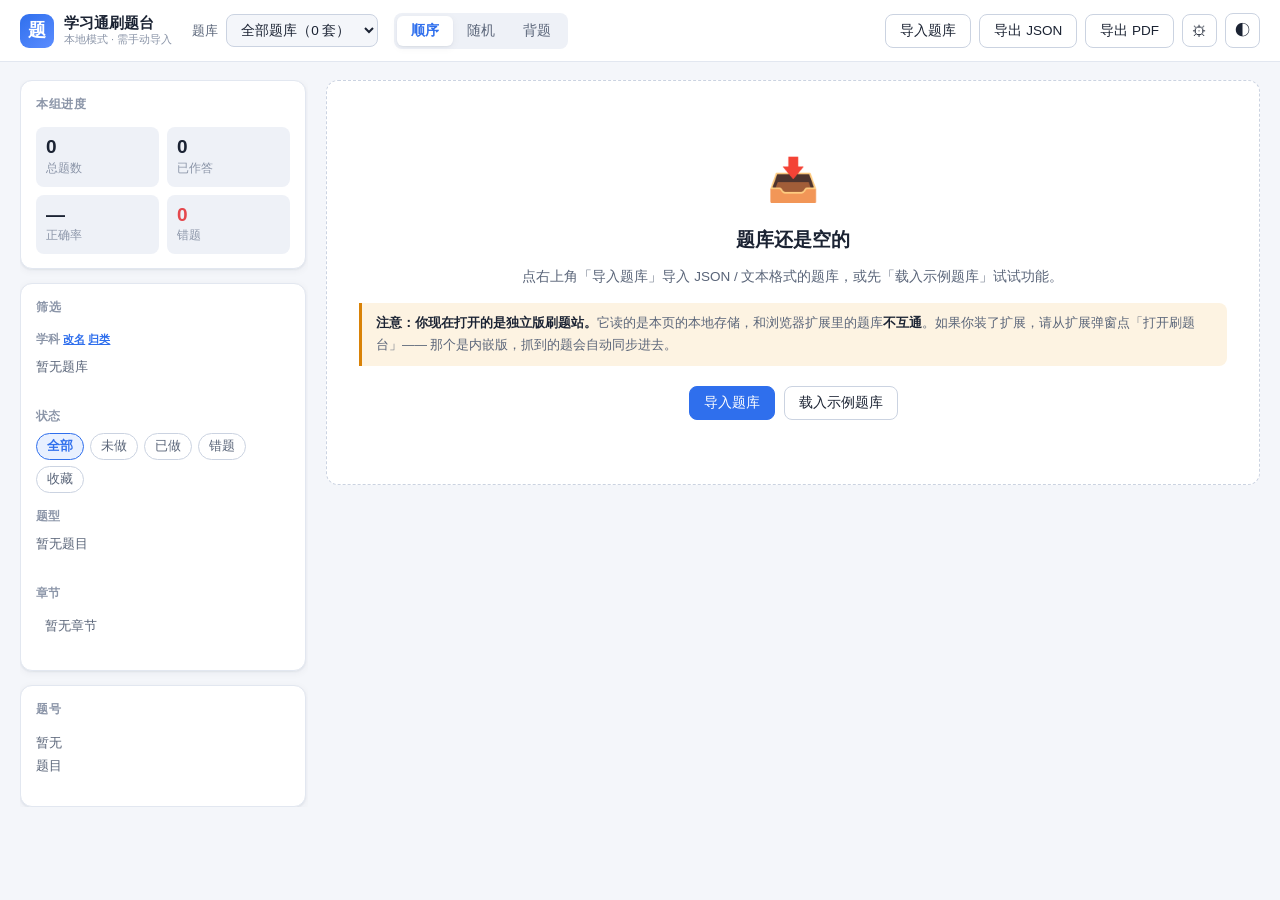
<file: extension/src/practice/index.html>
<!-- ⚠ 这是 tools/sync-practice.mjs 生成的副本，不要直接改这个文件。
     源文件在 site/index.html，改完执行 node tools/sync-practice.mjs 重新同步。 -->
<!DOCTYPE html>
<html lang="zh-CN" data-theme="light">
<head>
<meta charset="UTF-8">
<meta name="viewport" content="width=device-width, initial-scale=1">
<title>学习通刷题台</title>
<link rel="stylesheet" href="styles.css">
<script>
  // 主题要在 CSS 之前定好，否则会闪一下白底
  try {
    var s = JSON.parse(localStorage.getItem('cqb:settings') || '{}');
    if (s.theme) document.documentElement.setAttribute('data-theme', s.theme);
  } catch (e) {}
</script>
<!-- MathJax 在扩展页面里用不了：MV3 默认 CSP 是 script-src 'self'，远程脚本会被拦掉，
           而且上架政策也不允许远程加载代码。所以公式会以原始文本显示（$x^2$ 原样呈现），
           不影响做题。想要渲染公式，得把 MathJax 打包进扩展本地再引用。
           独立站版本（site/index.html）没有这个限制，那边照常渲染。 -->
</head>
<body>

<header class="topbar">
  <div class="brand">
    <span class="brand-mark">题</span>
    <div class="brand-text">
      <strong>学习通刷题台</strong>
      <small id="envBadge">本地模式</small>
    </div>
  </div>

  <div class="topbar-center">
    <label class="field">
      <span>题库</span>
      <select id="bankSelect"></select>
    </label>
    <div class="segmented" id="modeSwitch" role="tablist">
      <button data-mode="sequential" class="active">顺序</button>
      <button data-mode="random">随机</button>
      <button data-mode="recite">背题</button>
    </div>
  </div>

  <div class="topbar-right">
    <button id="btnImport" class="btn">导入题库</button>
    <button id="btnExport" class="btn">导出 JSON</button>
    <button id="btnPdf" class="btn">导出 PDF</button>
    <button id="btnSettings" class="btn btn-icon" title="设置">⚙</button>
    <button id="btnTheme" class="btn btn-icon" title="切换主题">◐</button>
  </div>
</header>

<div class="layout">
  <aside class="sidebar">
    <section class="panel">
      <h3>本组进度</h3>
      <div class="stat-grid">
        <div class="stat"><b id="statTotal">0</b><span>总题数</span></div>
        <div class="stat"><b id="statDone">0</b><span>已作答</span></div>
        <div class="stat"><b id="statAcc" class="c-ok">—</b><span>正确率</span></div>
        <div class="stat"><b id="statWrong" class="c-bad">0</b><span>错题</span></div>
      </div>
    </section>

    <section class="panel">
      <h3>筛选</h3>
      <div class="filter-group">
        <label>
          学科
          <button class="link-btn" id="btnRenameSubject" title="给当前选中的学科改名">改名</button>
          <button class="link-btn" id="btnOrganize" title="逐套题库指定学科 —— 导入的题目在这里归类">归类</button>
        </label>
        <div class="chips" id="subjectFilter"></div>
        <div class="filter-note hidden" id="subjectNote"></div>
      </div>
      <div class="filter-group">
        <label>状态</label>
        <div class="chips" id="statusFilter">
          <button data-status="all" class="chip active">全部</button>
          <button data-status="undone" class="chip">未做</button>
          <button data-status="done" class="chip">已做</button>
          <button data-status="wrong" class="chip">错题</button>
          <button data-status="starred" class="chip">收藏</button>
        </div>
      </div>
      <div class="filter-group">
        <label>题型</label>
        <div class="chips" id="typeFilter"></div>
      </div>
      <div class="filter-group">
        <label>章节</label>
        <ul class="chapter-list" id="chapterList"></ul>
      </div>
    </section>

    <section class="panel">
      <h3>题号</h3>
      <div class="question-grid" id="questionGrid"></div>
    </section>
  </aside>

  <main class="stage">
    <div class="empty" id="emptyState">
      <div class="empty-icon">📥</div>
      <h2>题库还是空的</h2>
      <p>用 Edge 扩展在学习通作业/考试页面点「抓取本题」，题目会自动存到这里；<br>
         或者点右上角「导入题库」手动导入 JSON / 文本格式的题库。</p>
      <div class="empty-actions">
        <button class="btn primary" id="btnImport2">导入题库</button>
        <button class="btn" id="btnSample">载入示例题库</button>
      </div>
    </div>

    <article class="qcard hidden" id="questionCard">
      <header class="qcard-head">
        <div class="qcard-tags">
          <span class="tag tag-type" id="tagType">单选题</span>
          <span class="tag tag-subject" id="tagSubject"></span>
          <span class="tag" id="tagChapter"></span>
          <span class="tag tag-bank" id="tagBank"></span>
          <span class="tag tag-nosanswer hidden" id="tagNoAnswer">答案未公布</span>
        </div>
        <div class="qcard-pos"><b id="posCurrent">1</b> / <span id="posTotal">1</span></div>
      </header>

      <div class="qstem" id="qStem"></div>
      <div class="options" id="qOptions"></div>
      <div class="fill-area hidden" id="qFill"></div>

      <div class="feedback hidden" id="qFeedback"></div>

      <footer class="qcard-foot">
        <div class="foot-left">
          <button class="btn" id="btnStar" title="快捷键 F">☆ 收藏</button>
          <button class="btn" id="btnReveal" title="快捷键 Space">显示答案</button>
          <button class="btn danger" id="btnDeleteQ" title="把这道题从题库里删掉（会二次确认）">删除本题</button>
        </div>
        <div class="foot-right">
          <button class="btn" id="btnPrev" title="快捷键 ←">上一题</button>
          <button class="btn primary" id="btnSubmit" title="快捷键 Enter">提交</button>
          <button class="btn primary" id="btnNext" title="快捷键 →">下一题</button>
        </div>
      </footer>

      <div class="kbd-hint">
        <span><kbd>A</kbd>–<kbd>H</kbd> 选项</span>
        <span><kbd>Enter</kbd> 提交 / 下一题</span>
        <span><kbd>←</kbd><kbd>→</kbd> 翻页</span>
        <span><kbd>F</kbd> 收藏</span>
        <span><kbd>Space</kbd> 显示答案</span>
        <span><kbd>R</kbd> 重做本题</span>
      </div>
    </article>
  </main>
</div>

<!-- ============================ 导入弹窗 ============================ -->
<div class="modal hidden" id="importModal">
  <div class="modal-card">
    <header class="modal-head">
      <h2>导入题库</h2>
      <button class="btn btn-icon" data-close>✕</button>
    </header>
    <div class="modal-body">
      <p class="hint" id="importHint">
        支持三种方式：选择 <code>.json</code> 文件、直接粘贴 JSON、或粘贴纯文本题库。
      </p>

      <div class="drop-zone" id="dropZone">
        <input type="file" id="fileInput" accept=".json,.txt,.md" hidden>
        <p><b>点击选择文件</b> 或把文件拖到这里</p>
        <small>.json / .txt / .md</small>
      </div>

      <label class="field-block">
        <span>或粘贴内容</span>
        <textarea id="pasteArea" rows="8"
          placeholder='{"schema":"chaoxing-quiz/v1","banks":[...]}&#10;或者每行一题：&#10;1、HTTP 默认端口？|A.80|B.443|答案:A'></textarea>
      </label>

      <div class="field-row">
        <label class="field-block">
          <span>这批题属于哪个学科？<small class="hint-inline">留空则按题库自带的课程名识别</small></span>
          <input type="text" id="importSubject" list="subjectOptions" placeholder="例如：高等数学">
        </label>
        <label class="field-block">
          <span>题库名<small class="hint-inline">可选，只在导入单套题库时生效</small></span>
          <input type="text" id="importTitle" placeholder="例如：第 3 章 课后作业">
        </label>
      </div>

      <div class="import-report hidden" id="importReport"></div>
    </div>
    <footer class="modal-foot">
      <button class="btn" id="btnClearBanks">清空全部题库</button>
      <div class="spacer"></div>
      <button class="btn" data-close>取消</button>
      <button class="btn primary" id="btnDoImport">导入</button>
    </footer>
  </div>
</div>

<!-- ============================ 设置弹窗 ============================ -->
<div class="modal hidden" id="settingsModal">
  <div class="modal-card">
    <header class="modal-head">
      <h2>设置</h2>
      <button class="btn btn-icon" data-close>✕</button>
    </header>
    <div class="modal-body">
      <label class="switch-row">
        <input type="checkbox" id="setShowAnswer" checked>
        <div><b>提交后立即显示答案与解析</b><small>关掉后只提示对错，需要手动点「显示答案」</small></div>
      </label>
      <label class="switch-row">
        <input type="checkbox" id="setAutoNext">
        <div><b>答对后自动进入下一题</b><small>答错时不自动跳，方便看解析</small></div>
      </label>
      <label class="switch-row">
        <input type="checkbox" id="setShuffleOptions">
        <div><b>打乱选项顺序</b><small>防止靠位置记答案；答案键会同步重映射</small></div>
      </label>
      <label class="switch-row">
        <input type="checkbox" id="setKeepWrong">
        <div><b>错题答对后仍保留在错题本</b><small>默认答对一次即自动移出错题本</small></div>
      </label>
      <label class="switch-row">
        <input type="checkbox" id="setOnlyAnswer">
        <div><b>跳过答案未公布的题</b><small>老师还没放答案的题目不进入练习序列</small></div>
      </label>

      <hr>
      <div class="danger-row">
        <div><b>清空练习进度</b><small>做题记录、错题本、收藏会全部重置，题库不受影响</small></div>
        <button class="btn danger" id="btnResetProgress">清空进度</button>
      </div>
    </div>
    <footer class="modal-foot">
      <div class="spacer"></div>
      <button class="btn primary" data-close>完成</button>
    </footer>
  </div>
</div>

<!-- ============================ 整理题库（逐套指定学科） ============================ -->
<div class="modal hidden" id="organizeModal">
  <div class="modal-card modal-wide">
    <header class="modal-head">
      <h2>整理题库</h2>
      <button class="btn btn-icon" data-close>✕</button>
    </header>
    <div class="modal-body">
      <p class="hint">
        给每套题库指定学科。留空 = 用题库自带的课程名自动识别。<br>
        导入进来的题目一般没有课程名，会全部落在「未分类」里 —— 在这里把它们分开。
      </p>

      <div class="organize-toolbar">
        <input type="text" id="organizeSearch" placeholder="搜索题库…">
        <label class="field-inline">
          <input type="checkbox" id="organizeCheckAll">
          <span id="organizeCount">全选</span>
        </label>
      </div>

      <div class="organize-toolbar">
        <label class="field-inline">
          <span>把勾选的题库设为</span>
          <select id="organizeBulk"></select>
          <button class="btn mini" id="btnOrganizeBulk">应用</button>
        </label>
        <button class="btn mini danger" id="btnOrganizeDelete">删除勾选的题库</button>
      </div>

      <div class="organize-list" id="organizeList"></div>
    </div>
    <footer class="modal-foot">
      <div class="spacer"></div>
      <button class="btn" data-close>取消</button>
      <button class="btn primary" id="btnOrganizeSave">保存</button>
    </footer>
  </div>
</div>

<!-- ============================ 导出 PDF ============================ -->
<div class="modal hidden" id="pdfModal">
  <div class="modal-card">
    <header class="modal-head">
      <h2>导出 PDF</h2>
      <button class="btn btn-icon" data-close>✕</button>
    </header>
    <div class="modal-body">
      <p class="hint">
        点「生成」后会弹出浏览器打印窗口，<b>目标选「另存为 PDF」</b> 就能保存成文件。<br>
        走浏览器自己的排版引擎 —— 中文和公式都能正常渲染，图片也会带上。
      </p>

      <label class="field-block">
        <span>导出范围</span>
        <select id="pdfScope">
          <option value="current">当前筛选结果</option>
          <option value="all">全部题库（忽略筛选）</option>
        </select>
      </label>

      <label class="switch-row">
        <input type="checkbox" id="pdfAnswer" checked>
        <div><b>包含答案</b><small>关掉就是一份纯试卷，适合自己先做一遍</small></div>
      </label>
      <label class="switch-row">
        <input type="checkbox" id="pdfAnalysis" checked>
        <div><b>包含解析</b><small>题目自带的解析文本</small></div>
      </label>
      <label class="switch-row">
        <input type="checkbox" id="pdfGroup" checked>
        <div><b>按学科 / 题库分节</b><small>关掉就排成连续的一整份</small></div>
      </label>
      <label class="switch-row">
        <input type="checkbox" id="pdfOnlyNoAnswer">
        <div><b>只导出「答案未公布」的题</b><small>把老师还没放答案的那批挑出来单独打印</small></div>
      </label>

      <div class="import-report hidden" id="pdfReport"></div>
    </div>
    <footer class="modal-foot">
      <div class="spacer"></div>
      <button class="btn" data-close>取消</button>
      <button class="btn primary" id="btnDoPdf">生成 PDF</button>
    </footer>
  </div>
</div>

<!-- 打印专用容器：平时隐藏，导出 PDF 时临时填充。
     结构放在页面里而不是新开窗口，免得被弹窗拦截器拦掉。 -->
<div class="cqb-print" id="cqbPrint"></div>

<!-- 已有学科名，给各处输入框做补全 -->
<datalist id="subjectOptions"></datalist>

<div class="toast" id="toast"></div>

<script src="js/core.js"></script>
<script src="js/sample.js"></script>
<script src="js/store.js"></script>
<script src="js/engine.js"></script>
<script src="js/importer.js"></script>
<script src="js/ui.js"></script>
</body>
</html>
</file>
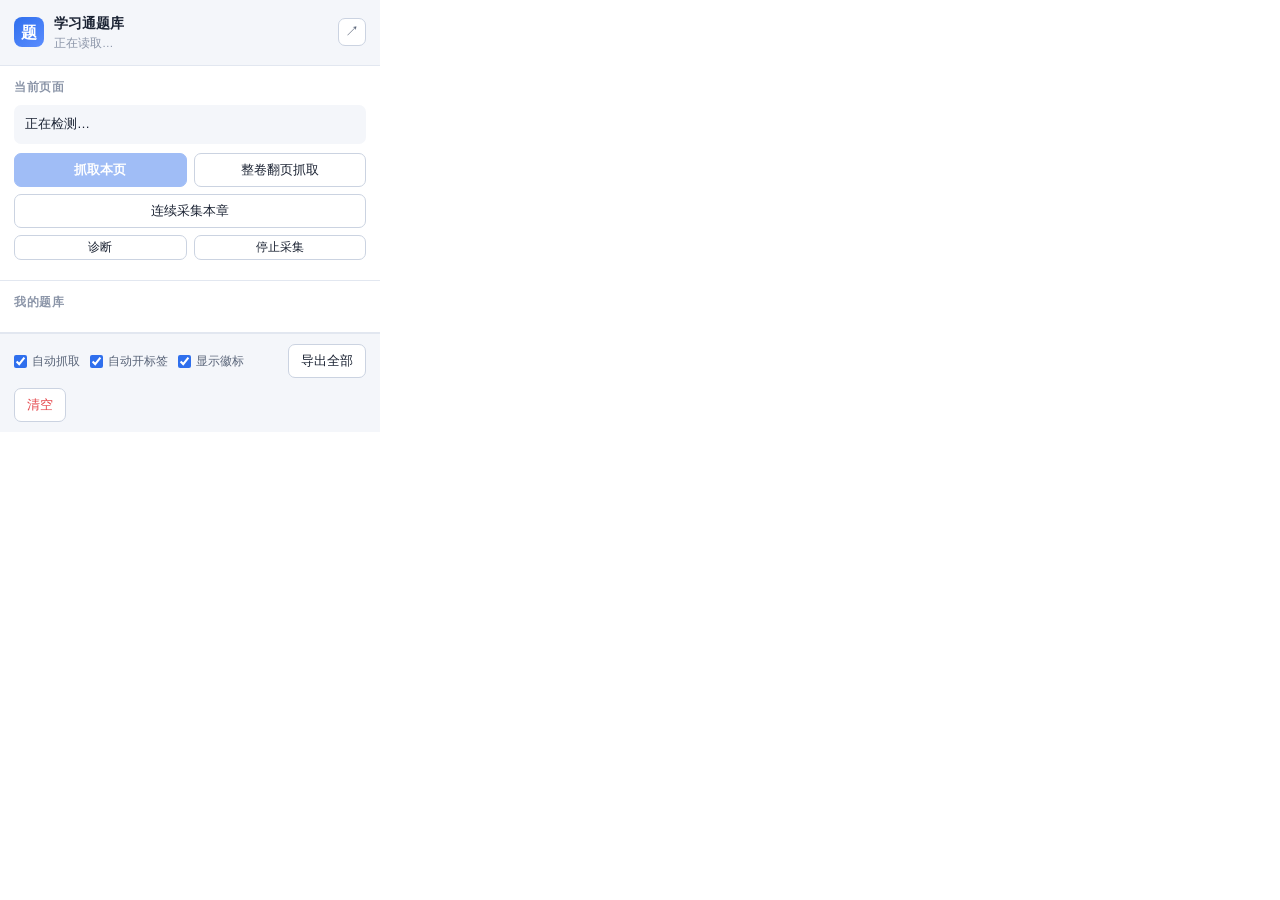
<file: extension/src/popup/popup.html>
<!DOCTYPE html>
<html lang="zh-CN">
<head>
<meta charset="UTF-8">
<title>学习通题库提取器</title>
<link rel="stylesheet" href="popup.css">
</head>
<body>

<header class="head">
  <div class="head-left">
    <span class="mark">题</span>
    <div>
      <strong>学习通题库</strong>
      <small id="summary">正在读取…</small>
    </div>
  </div>
  <button id="btnOpen" class="icon-btn" title="打开刷题台">↗</button>
</header>

<!-- 当前页面状态 -->
<section class="card" id="pageCard">
  <div class="card-title">当前页面</div>
  <div class="page-status" id="pageStatus">正在检测…</div>
  <div class="page-actions">
    <button class="btn primary" id="btnGrab">抓取本页</button>
    <button class="btn" id="btnGrabAll" title="适合一页一题的分页作业；没有分页时自动退化为一次性抓取">整卷翻页抓取</button>
  </div>
  <div class="page-actions" style="margin-top:7px">
    <button class="btn" id="btnChain" title="从当前小节开始，自动逐节抓完本章，随时可停">连续采集本章</button>
  </div>
  <div class="page-actions" style="margin-top:7px">
    <button class="btn mini" id="btnDiag" title="显示每个框架的题目探测结果，用于排查抓不到题的原因">诊断</button>
    <button class="btn mini" id="btnStopChain" title="停止正在进行的连续采集">停止采集</button>
  </div>
  <div class="hint" id="pageHint"></div>
</section>

<!-- 题库列表 -->
<section class="card">
  <div class="card-title">
    <span>我的题库</span>
    <span class="muted" id="bankCount"></span>
  </div>
  <div class="bank-list" id="bankList"></div>
</section>

<!-- 底部操作 -->
<footer class="foot">
  <label class="switch" title="进入作业/章节页时自动抓取题目">
    <input type="checkbox" id="setAuto">
    <span>自动抓取</span>
  </label>
  <label class="switch" title="章节页本身不含题目，开启后会自动切到「章节测验」标签抓完再切回来">
    <input type="checkbox" id="setAutoTab">
    <span>自动开标签</span>
  </label>
  <label class="switch">
    <input type="checkbox" id="setBadge">
    <span>显示徽标</span>
  </label>
  <div class="spacer"></div>
  <button class="btn" id="btnExportAll">导出全部</button>
  <button class="btn danger" id="btnClear" title="清空全部题库">清空</button>
</footer>

<div class="toast" id="toast"></div>

<script src="../shared/schema.js"></script>
<script src="popup.js"></script>
</body>
</html>
</file>
<file: extension/src/practice/styles.css>
/* ============================================================
   学习通刷题台 —— 样式
   亮/暗双主题走 CSS 变量，靠 <html data-theme> 切换。
   ============================================================ */

:root {
  --bg:            #f4f6fa;
  --bg-elev:       #ffffff;
  --bg-sunken:     #eef1f7;
  --border:        #e2e7f0;
  --border-strong: #cbd3e1;
  --text:          #1b2333;
  --text-2:        #5a6579;
  --text-3:        #8b95a8;
  --brand:         #2f6fed;
  --brand-soft:    #e8f0ff;
  --ok:            #12a05c;
  --ok-soft:       #e6f7ef;
  --bad:           #e5484d;
  --bad-soft:      #fdecec;
  --warn:          #d98207;
  --warn-soft:     #fdf3e2;
  --star:          #e8b004;
  --shadow-sm:     0 1px 2px rgba(20, 32, 60, .06), 0 2px 8px rgba(20, 32, 60, .05);
  --shadow-md:     0 8px 28px rgba(20, 32, 60, .12);
  --radius:        12px;
  --radius-sm:     8px;
  --mono: ui-monospace, SFMono-Regular, "Cascadia Mono", Consolas, monospace;
}

[data-theme="dark"] {
  --bg:            #12151c;
  --bg-elev:       #1a1f2a;
  --bg-sunken:     #161b24;
  --border:        #2a3140;
  --border-strong: #3a4356;
  --text:          #e8ecf4;
  --text-2:        #a3adc0;
  --text-3:        #6f7b91;
  --brand:         #5b8dff;
  --brand-soft:    #1e2b47;
  --ok:            #34c37e;
  --ok-soft:       #16301f;
  --bad:           #ff6b6b;
  --bad-soft:      #3a1d1e;
  --warn:          #f0b03c;
  --warn-soft:     #362a14;
  --star:          #f0c33c;
  --shadow-sm:     0 1px 2px rgba(0, 0, 0, .4);
  --shadow-md:     0 8px 28px rgba(0, 0, 0, .5);
}

* { box-sizing: border-box; }

html, body { height: 100%; }

body {
  margin: 0;
  background: var(--bg);
  color: var(--text);
  font: 15px/1.65 -apple-system, BlinkMacSystemFont, "Segoe UI", "Microsoft YaHei",
        "PingFang SC", "Hiragino Sans GB", sans-serif;
  -webkit-font-smoothing: antialiased;
}

.hidden { display: none !important; }
.spacer { flex: 1; }

/* ------------------------------ 顶栏 ------------------------------ */

.topbar {
  position: sticky; top: 0; z-index: 30;
  display: flex; align-items: center; gap: 20px;
  height: 62px; padding: 0 20px;
  background: var(--bg-elev);
  border-bottom: 1px solid var(--border);
}

.brand { display: flex; align-items: center; gap: 10px; flex-shrink: 0; }
.brand-mark {
  width: 34px; height: 34px; border-radius: 9px;
  display: grid; place-items: center;
  background: linear-gradient(140deg, #2f6fed, #5b8dff);
  color: #fff; font-size: 18px; font-weight: 700;
}
.brand-text { display: flex; flex-direction: column; line-height: 1.25; }
.brand-text strong { font-size: 15px; }
.brand-text small { font-size: 11px; color: var(--text-3); }

.topbar-center { display: flex; align-items: center; gap: 16px; flex: 1; min-width: 0; }
.topbar-right { display: flex; align-items: center; gap: 8px; flex-shrink: 0; }

.field { display: flex; align-items: center; gap: 8px; font-size: 13px; color: var(--text-2); min-width: 0; }
.field select {
  max-width: 320px; min-width: 140px;
  padding: 7px 10px; border: 1px solid var(--border-strong); border-radius: var(--radius-sm);
  background: var(--bg); color: var(--text); font-size: 13.5px; outline: none;
}
.field select:focus { border-color: var(--brand); }

/* 分段控件 */
.segmented { display: flex; background: var(--bg-sunken); border-radius: var(--radius-sm); padding: 3px; }
.segmented button {
  border: 0; background: transparent; color: var(--text-2);
  padding: 6px 14px; border-radius: 6px; cursor: pointer;
  font-size: 13.5px; font-family: inherit; transition: .15s;
}
.segmented button:hover { color: var(--text); }
.segmented button.active { background: var(--bg-elev); color: var(--brand); font-weight: 600; box-shadow: var(--shadow-sm); }

/* ------------------------------ 按钮 ------------------------------ */

.btn {
  display: inline-flex; align-items: center; justify-content: center; gap: 6px;
  padding: 7px 14px; border: 1px solid var(--border-strong); border-radius: var(--radius-sm);
  background: var(--bg-elev); color: var(--text);
  font-size: 13.5px; font-family: inherit; cursor: pointer; transition: .15s; white-space: nowrap;
}
.btn:hover { border-color: var(--brand); color: var(--brand); }
.btn:active { transform: translateY(1px); }
.btn:disabled { opacity: .45; cursor: not-allowed; transform: none; }
.btn:disabled:hover { border-color: var(--border-strong); color: var(--text); }

.btn.primary { background: var(--brand); border-color: var(--brand); color: #fff; }
.btn.primary:hover { filter: brightness(1.08); color: #fff; }
.btn.danger { border-color: var(--bad); color: var(--bad); }
.btn.danger:hover { background: var(--bad); color: #fff; }
.btn.ghost { border-color: transparent; background: transparent; }
.btn.btn-icon { padding: 7px 9px; font-size: 15px; }

/* ------------------------------ 布局 ------------------------------ */

.layout {
  display: grid;
  grid-template-columns: 288px minmax(0, 1fr);
  gap: 18px;
  max-width: 1360px;
  margin: 0 auto;
  padding: 18px 20px 60px;
  align-items: start;
}

.sidebar { position: sticky; top: 80px; display: flex; flex-direction: column; gap: 14px;
           max-height: calc(100vh - 96px); overflow-y: auto; padding-right: 2px; }

.panel {
  background: var(--bg-elev);
  border: 1px solid var(--border);
  border-radius: var(--radius);
  padding: 14px 15px;
  box-shadow: var(--shadow-sm);
}
.panel h3 {
  margin: 0 0 12px; font-size: 12px; font-weight: 700;
  letter-spacing: .06em; text-transform: uppercase; color: var(--text-3);
}

/* 统计 */
.stat-grid { display: grid; grid-template-columns: 1fr 1fr; gap: 8px; }
.stat {
  background: var(--bg-sunken); border-radius: var(--radius-sm);
  padding: 9px 10px; display: flex; flex-direction: column;
}
.stat b { font-size: 19px; line-height: 1.2; font-variant-numeric: tabular-nums; }
.stat span { font-size: 11.5px; color: var(--text-3); }
.c-ok { color: var(--ok); }
.c-bad { color: var(--bad); }

/* 筛选 */
.filter-group { margin-bottom: 14px; }
.filter-group:last-child { margin-bottom: 0; }
.filter-group > label {
  display: block; font-size: 11.5px; font-weight: 600;
  color: var(--text-3); margin-bottom: 7px;
}
.chips { display: flex; flex-wrap: wrap; gap: 6px; }
.chip {
  padding: 4px 10px; border-radius: 999px; cursor: pointer;
  border: 1px solid var(--border-strong); background: var(--bg-elev);
  color: var(--text-2); font-size: 12.5px; font-family: inherit; transition: .15s;
}
.chip:hover { border-color: var(--brand); color: var(--brand); }
.chip.active { background: var(--brand-soft); border-color: var(--brand); color: var(--brand); font-weight: 600; }

/* 「未分类」不是用户选的分类，只是没归到位，视觉上要弱一点 */
.chip-muted { border-style: dashed; color: var(--text-3); }
.chip-muted.active { background: var(--warn-soft); border-color: var(--warn); color: var(--warn); }

/* 还有题没归类时催一下：加个小圆点，别让它混在别的芯片里看不见 */
.chip-nag { border-color: var(--warn); color: var(--warn); }
.chip-nag::after {
  content: ''; display: inline-block; vertical-align: middle;
  width: 5px; height: 5px; margin-left: 5px; border-radius: 50%;
  background: var(--warn);
}

.filter-note { font-size: 11.5px; color: var(--text-3); margin-top: 6px; line-height: 1.5; }
.filter-note.warn { color: var(--warn); }

.link-btn {
  margin-left: auto;
  border: 0; background: none; padding: 0;
  font: inherit; font-size: 11px;
  color: var(--brand); cursor: pointer; text-decoration: underline;
}
.link-btn:disabled { color: var(--text-3); cursor: not-allowed; text-decoration: none; }

.chapter-list { list-style: none; margin: 0; padding: 0; max-height: 180px; overflow-y: auto; }
.chapter-list li {
  padding: 5px 9px; border-radius: 6px; cursor: pointer;
  font-size: 13px; color: var(--text-2); display: flex; justify-content: space-between; gap: 8px;
}
.chapter-list li:hover { background: var(--bg-sunken); color: var(--text); }
.chapter-list li.active { background: var(--brand-soft); color: var(--brand); font-weight: 600; }
.chapter-list li em { font-style: normal; font-size: 11.5px; color: var(--text-3); }

/* 题号网格 */
.question-grid { display: grid; grid-template-columns: repeat(auto-fill, minmax(34px, 1fr)); gap: 5px;
                 max-height: 240px; overflow-y: auto; }
.qdot {
  position: relative;
  aspect-ratio: 1; border-radius: 6px; cursor: pointer;
  border: 1px solid var(--border); background: var(--bg-sunken);
  color: var(--text-2); font-size: 12px; font-family: inherit;
  display: grid; place-items: center; transition: .12s; font-variant-numeric: tabular-nums;
}
.qdot:hover { border-color: var(--brand); color: var(--brand); }
.qdot.ok   { background: var(--ok-soft);  border-color: var(--ok);  color: var(--ok); }
.qdot.bad  { background: var(--bad-soft); border-color: var(--bad); color: var(--bad); }
.qdot.star::after { content: "★"; position: absolute; top: -3px; right: -1px; font-size: 9px; color: var(--star); }
.qdot.current { outline: 2px solid var(--brand); outline-offset: 1px; font-weight: 700; }

/* ------------------------------ 题目卡 ------------------------------ */

.stage { min-height: 60vh; }

.empty {
  background: var(--bg-elev); border: 1px dashed var(--border-strong);
  border-radius: var(--radius); padding: 64px 32px; text-align: center; color: var(--text-2);
}
.empty-icon { font-size: 42px; margin-bottom: 10px; }
.empty h2 { margin: 0 0 8px; color: var(--text); font-size: 19px; }
.empty p { margin: 0 0 20px; font-size: 13.5px; line-height: 1.9; }
.empty-actions { display: flex; gap: 9px; justify-content: center; flex-wrap: wrap; }

.standalone-note {
  display: block; margin-top: 14px; padding: 10px 14px;
  border-left: 3px solid var(--warn); border-radius: 0 8px 8px 0;
  background: var(--warn-soft); color: var(--text-2);
  font-size: 12.5px; line-height: 1.7; text-align: left;
}
.standalone-note b { color: var(--text); }

.qcard {
  background: var(--bg-elev); border: 1px solid var(--border);
  border-radius: var(--radius); box-shadow: var(--shadow-sm);
  padding: 22px 26px 18px;
}

.qcard-head { display: flex; align-items: flex-start; justify-content: space-between; gap: 16px; margin-bottom: 16px; }
.qcard-tags { display: flex; flex-wrap: wrap; gap: 7px; }
.tag {
  font-size: 11.5px; padding: 3px 9px; border-radius: 999px;
  background: var(--bg-sunken); color: var(--text-2); border: 1px solid var(--border);
}
.tag-type { background: var(--brand-soft); color: var(--brand); border-color: transparent; font-weight: 600; }
.tag-nosanswer { background: var(--warn-soft); color: var(--warn); border-color: transparent; }
.tag-subject { background: var(--ok-soft); color: var(--ok); border-color: transparent; font-weight: 600; }
.tag-nag { background: var(--warn-soft); color: var(--warn); }
.qcard-pos { font-size: 12.5px; color: var(--text-3); white-space: nowrap; font-variant-numeric: tabular-nums; }
.qcard-pos b { color: var(--text); font-size: 15px; }

.qstem { font-size: 16.5px; line-height: 1.8; margin-bottom: 18px; word-break: break-word; }
.qstem img, .opt-text img, .feedback img { max-width: 100%; border-radius: 6px; vertical-align: middle; }
.qstem p { margin: .4em 0; }

/* 选项 */
.options { display: flex; flex-direction: column; gap: 9px; margin-bottom: 16px; }

.opt {
  display: flex; align-items: flex-start; gap: 11px;
  padding: 11px 14px; border: 1.5px solid var(--border); border-radius: var(--radius-sm);
  background: var(--bg-elev); cursor: pointer; transition: .13s; text-align: left;
  font-size: 15px; font-family: inherit; color: var(--text); width: 100%;
}
.opt:hover { border-color: var(--brand); background: var(--brand-soft); }
.opt .opt-key {
  flex-shrink: 0; width: 24px; height: 24px; border-radius: 6px;
  display: grid; place-items: center; font-size: 12.5px; font-weight: 700;
  background: var(--bg-sunken); color: var(--text-2);
}
.opt.selected { border-color: var(--brand); background: var(--brand-soft); }
.opt.selected .opt-key { background: var(--brand); color: #fff; }
.opt.correct { border-color: var(--ok); background: var(--ok-soft); }
.opt.correct .opt-key { background: var(--ok); color: #fff; }
.opt.wrong { border-color: var(--bad); background: var(--bad-soft); }
.opt.wrong .opt-key { background: var(--bad); color: #fff; }
.opt.locked { cursor: default; }
.opt-text { flex: 1; min-width: 0; word-break: break-word; }
.opt-mark { flex-shrink: 0; font-size: 12px; font-weight: 700; }
.opt-mark.ok { color: var(--ok); }
.opt-mark.bad { color: var(--bad); }

/* 填空题 */
.fill-area { margin-bottom: 16px; display: flex; flex-direction: column; gap: 10px; }
.fill-row { display: flex; align-items: center; gap: 10px; }
.fill-row label { font-size: 13px; color: var(--text-2); flex-shrink: 0; min-width: 46px; }
.fill-row input {
  flex: 1; padding: 9px 12px; font-size: 15px; font-family: inherit;
  border: 1.5px solid var(--border-strong); border-radius: var(--radius-sm);
  background: var(--bg); color: var(--text); outline: none;
}
.fill-row input:focus { border-color: var(--brand); }
.fill-row input.correct { border-color: var(--ok); background: var(--ok-soft); }
.fill-row input.wrong { border-color: var(--bad); background: var(--bad-soft); }
.fill-hint { font-size: 12.5px; color: var(--text-3); }

/* 简答题 */
.short-area textarea {
  width: 100%; min-height: 110px; padding: 11px 13px; resize: vertical;
  font: 15px/1.7 inherit; border: 1.5px solid var(--border-strong);
  border-radius: var(--radius-sm); background: var(--bg); color: var(--text); outline: none;
}
.short-area textarea:focus { border-color: var(--brand); }

/* 反馈 */
.feedback { border-radius: var(--radius-sm); padding: 13px 16px; margin-bottom: 16px; font-size: 14.5px; }
.feedback.ok  { background: var(--ok-soft);  border-left: 4px solid var(--ok); }
.feedback.bad { background: var(--bad-soft); border-left: 4px solid var(--bad); }
.feedback.warn{ background: var(--warn-soft);border-left: 4px solid var(--warn); }
.feedback .fb-head { font-weight: 700; margin-bottom: 6px; display: flex; align-items: center; gap: 7px; }
.feedback.ok  .fb-head { color: var(--ok); }
.feedback.bad .fb-head { color: var(--bad); }
.feedback.warn .fb-head { color: var(--warn); }
.feedback .fb-line { margin: 3px 0; color: var(--text); }
.feedback .fb-line b { color: var(--text-2); font-weight: 600; }
.feedback .fb-analysis { margin-top: 9px; padding-top: 9px; border-top: 1px dashed var(--border-strong); color: var(--text-2); }

/* 卡片底部 */
.qcard-foot { display: flex; justify-content: space-between; gap: 12px; flex-wrap: wrap;
              padding-top: 16px; border-top: 1px solid var(--border); }
.foot-left, .foot-right { display: flex; gap: 8px; flex-wrap: wrap; }
#btnStar.starred { border-color: var(--star); color: var(--star); background: rgba(232,176,4,.1); }

.kbd-hint { display: flex; flex-wrap: wrap; gap: 14px; margin-top: 14px;
            font-size: 11.5px; color: var(--text-3); }
kbd {
  font-family: var(--mono); font-size: 10.5px; padding: 1px 5px;
  border: 1px solid var(--border-strong); border-bottom-width: 2px;
  border-radius: 4px; background: var(--bg-sunken); color: var(--text-2);
}

/* ------------------------------ 弹窗 ------------------------------ */

.modal {
  position: fixed; inset: 0; z-index: 60;
  background: rgba(12, 18, 30, .5);
  display: grid; place-items: center; padding: 24px;
  backdrop-filter: blur(2px);
}
.modal-card {
  background: var(--bg-elev); border: 1px solid var(--border);
  border-radius: var(--radius); box-shadow: var(--shadow-md);
  width: min(620px, 100%); max-height: 86vh; display: flex; flex-direction: column;
}
.modal-head {
  display: flex; align-items: center; justify-content: space-between;
  padding: 16px 20px; border-bottom: 1px solid var(--border);
}
.modal-head h2 { margin: 0; font-size: 16px; }
.modal-body { padding: 18px 20px; overflow-y: auto; }
.modal-foot {
  display: flex; gap: 9px; align-items: center;
  padding: 14px 20px; border-top: 1px solid var(--border); background: var(--bg-sunken);
  border-radius: 0 0 var(--radius) var(--radius);
}

.hint { font-size: 13px; color: var(--text-2); margin: 0 0 14px; line-height: 1.75; }
.hint code { font-family: var(--mono); font-size: 12px; background: var(--bg-sunken);
             padding: 1px 5px; border-radius: 4px; }

.drop-zone {
  border: 2px dashed var(--border-strong); border-radius: var(--radius-sm);
  padding: 26px; text-align: center; cursor: pointer; transition: .15s;
  background: var(--bg-sunken); margin-bottom: 16px;
}
.drop-zone:hover, .drop-zone.over { border-color: var(--brand); background: var(--brand-soft); }
.drop-zone p { margin: 0 0 4px; font-size: 14px; }
.drop-zone small { color: var(--text-3); font-size: 12px; }

/* ---------- 整理题库弹窗 ---------- */
.modal-card.modal-wide { width: min(760px, 100%); }

.hint-inline { font-weight: 400; color: var(--text-3); }

.btn.mini { padding: 4px 10px; font-size: 12px; }

.field-inline {
  display: flex; align-items: center; gap: 7px;
  font-size: 12.5px; color: var(--text-3); white-space: nowrap;
}
.field-inline input { width: 150px; }

.organize-toolbar {
  display: flex; align-items: center; justify-content: space-between;
  gap: 12px; flex-wrap: wrap; margin-bottom: 12px;
}
.organize-toolbar > input {
  flex: 1 1 180px; min-width: 140px;
}

.organize-list {
  border: 1px solid var(--border); border-radius: var(--radius-sm);
  max-height: 46vh; overflow: auto; background: var(--bg-sunken);
}
.organize-row {
  display: flex; align-items: center; gap: 12px;
  padding: 9px 12px; border-bottom: 1px solid var(--border);
}
.organize-row:last-child { border-bottom: 0; }
.organize-name { flex: 1; min-width: 0; }
.organize-name b {
  display: block; font-size: 13px; font-weight: 600;
  overflow: hidden; text-overflow: ellipsis; white-space: nowrap;
}
.organize-name small { display: block; font-size: 11.5px; color: var(--text-3); margin-top: 2px; }
.organize-select {
  width: 180px; flex-shrink: 0;
  padding: 6px 8px; border: 1px solid var(--border-strong); border-radius: var(--radius-sm);
  background: var(--bg-elev); color: var(--text); font: inherit; font-size: 12.5px; outline: none;
}
.organize-select:focus { border-color: var(--brand); }

.organize-check {
  flex-shrink: 0; width: 15px; height: 15px;
  accent-color: var(--brand); cursor: pointer;
}
.organize-del { flex-shrink: 0; padding: 4px 9px; }
.organize-row:has(.organize-check:checked) { background: var(--brand-soft); }

.organize-toolbar select {
  padding: 5px 8px; border: 1px solid var(--border-strong); border-radius: var(--radius-sm);
  background: var(--bg-elev); color: var(--text); font: inherit; font-size: 12.5px; outline: none;
}
.organize-toolbar select:focus { border-color: var(--brand); }
.organize-toolbar input[type="checkbox"] { accent-color: var(--brand); cursor: pointer; }

/* 并排两个字段：学科 + 题库名 */
.field-row { display: flex; gap: 14px; flex-wrap: wrap; }
.field-row .field-block { flex: 1 1 220px; }

.field-block { display: block; margin-bottom: 14px; }
.field-block > span { display: block; font-size: 12.5px; font-weight: 600; color: var(--text-3); margin-bottom: 6px; }
.field-block textarea {
  width: 100%; padding: 11px 13px; resize: vertical;
  font: 13px/1.65 var(--mono);
  border: 1.5px solid var(--border-strong); border-radius: var(--radius-sm);
  background: var(--bg); color: var(--text); outline: none;
}
.field-block textarea:focus { border-color: var(--brand); }

.import-report {
  border-radius: var(--radius-sm); padding: 11px 14px; font-size: 13.5px;
  background: var(--ok-soft); border-left: 4px solid var(--ok);
}
.import-report .warn { color: var(--warn); margin-top: 6px; font-size: 12.5px; }

.switch-row {
  display: flex; gap: 12px; align-items: flex-start;
  padding: 11px 0; border-bottom: 1px solid var(--border); cursor: pointer;
}
.switch-row:last-of-type { border-bottom: 0; }
.switch-row input { margin-top: 3px; width: 16px; height: 16px; accent-color: var(--brand); flex-shrink: 0; cursor: pointer; }
.switch-row b { display: block; font-size: 14px; font-weight: 600; }
.switch-row small { display: block; font-size: 12.5px; color: var(--text-3); margin-top: 2px; }
.switch-row.no-spacing { border: 0; }

.danger-row { display: flex; align-items: center; justify-content: space-between; gap: 16px; padding-top: 4px; }
.danger-row b { display: block; font-size: 14px; }
.danger-row small { display: block; font-size: 12.5px; color: var(--text-3); margin-top: 2px; }

hr { border: 0; border-top: 1px solid var(--border); margin: 16px 0; }

/* ------------------------------ Toast ------------------------------ */

.toast {
  position: fixed; left: 50%; bottom: 36px; transform: translate(-50%, 20px);
  background: #1b2333; color: #fff; padding: 11px 20px; border-radius: 999px;
  font-size: 13.5px; box-shadow: var(--shadow-md); z-index: 90;
  opacity: 0; pointer-events: none; transition: .22s;
}
.toast.show { opacity: 1; transform: translate(-50%, 0); }
.toast.err { background: var(--bad); }

/* ------------------------------ 响应式 ------------------------------ */

@media (max-width: 940px) {
  .layout { grid-template-columns: 1fr; }
  .sidebar { position: static; max-height: none; }
  .topbar { flex-wrap: wrap; height: auto; padding: 10px 14px; gap: 10px; }
  .topbar-center { order: 3; width: 100%; }
  .field select { max-width: 100%; }
  .qcard { padding: 18px; }
}

/* ------------------------------ 导出 PDF ------------------------------ */

/* 打印容器平时藏着，导出时临时填充内容，@media print 里才显示出来 */
.cqb-print { display: none; }

@media print {
  /* 只留题册本体 —— 其余全部（顶栏、侧栏、弹窗、提示条）都不进 PDF */
  body > *:not(.cqb-print) { display: none !important; }
  .cqb-print { display: block !important; }

  @page { margin: 16mm 14mm; }

  html, body { background: #fff; color: #000; }

  .cqb-print { font-size: 11pt; line-height: 1.7; }

  .p-head { border-bottom: 1.5pt solid #000; padding-bottom: 6pt; margin-bottom: 14pt; }
  .p-head h1 { font-size: 17pt; margin: 0 0 4pt; font-weight: 600; }
  .p-head p { font-size: 9.5pt; margin: 0; color: #555; }

  .p-subject {
    font-size: 14pt; font-weight: 600;
    margin: 18pt 0 8pt; padding: 4pt 0 4pt 8pt;
    border-left: 3pt solid #333; background: #f2f2f2;
  }
  .p-bank { font-size: 11.5pt; font-weight: 600; margin: 12pt 0 6pt; color: #333; }

  /* 一道题尽量别被切到两页去 */
  .p-q { margin: 0 0 10pt; break-inside: avoid; page-break-inside: avoid; }

  .p-no { font-weight: 700; margin-right: 4pt; }
  .p-type { color: #666; font-size: 9pt; margin-right: 5pt; }

  .p-opts { list-style: none; margin: 4pt 0 4pt 14pt; padding: 0; }
  .p-opts li { margin: 1pt 0; }
  .p-opts b { margin-right: 3pt; }

  .p-ans { margin: 5pt 0 0 14pt; font-size: 10pt; }
  .p-ana { margin: 2pt 0 0 14pt; font-size: 9.5pt; color: #444; }

  .cqb-print img { max-width: 100%; height: auto; }
}
</file>
<file: extension/src/popup/popup.css>
/* 弹窗样式：固定 380px 宽，跟着系统浅色主题走（Edge 默认） */

:root {
  --bg: #ffffff;
  --bg-sunken: #f4f6fa;
  --border: #e2e7f0;
  --border-strong: #cbd3e1;
  --text: #1b2333;
  --text-2: #5a6579;
  --text-3: #8b95a8;
  --brand: #2f6fed;
  --brand-soft: #e8f0ff;
  --ok: #12a05c;
  --bad: #e5484d;
}

@media (prefers-color-scheme: dark) {
  :root {
    --bg: #1a1f2a;
    --bg-sunken: #141922;
    --border: #2a3140;
    --border-strong: #3a4356;
    --text: #e8ecf4;
    --text-2: #a3adc0;
    --text-3: #6f7b91;
    --brand: #5b8dff;
    --brand-soft: #1e2b47;
  }
}

* { box-sizing: border-box; }

body {
  width: 380px;
  max-height: 600px;
  margin: 0;
  overflow-y: auto;
  background: var(--bg);
  color: var(--text);
  font: 13.5px/1.6 -apple-system, BlinkMacSystemFont, "Segoe UI", "Microsoft YaHei", sans-serif;
}

/* ---------------- 头部 ---------------- */

.head {
  display: flex; align-items: center; justify-content: space-between;
  padding: 12px 14px;
  background: var(--bg-sunken);
  border-bottom: 1px solid var(--border);
  position: sticky; top: 0; z-index: 5;
}
.head-left { display: flex; align-items: center; gap: 10px; }
.mark {
  width: 30px; height: 30px; border-radius: 8px; display: grid; place-items: center;
  background: linear-gradient(140deg, #2f6fed, #5b8dff);
  color: #fff; font-size: 16px; font-weight: 700;
}
.head strong { display: block; font-size: 14px; }
.head small { display: block; font-size: 11.5px; color: var(--text-3); }

.icon-btn {
  border: 1px solid var(--border-strong); background: var(--bg);
  color: var(--text-2); width: 28px; height: 28px; border-radius: 7px;
  cursor: pointer; font-size: 14px; font-family: inherit;
}
.icon-btn:hover { border-color: var(--brand); color: var(--brand); }

/* ---------------- 卡片 ---------------- */

.card { padding: 12px 14px; border-bottom: 1px solid var(--border); }
.card-title {
  font-size: 11.5px; font-weight: 700; letter-spacing: .05em;
  text-transform: uppercase; color: var(--text-3);
  margin-bottom: 9px; display: flex; justify-content: space-between;
}
.muted { color: var(--text-3); font-weight: 400; text-transform: none; letter-spacing: 0; }

.page-status {
  font-size: 13px; padding: 9px 11px; border-radius: 7px;
  background: var(--bg-sunken); margin-bottom: 9px;
}
.page-status.ok  { background: #e6f7ef; color: #0e7a46; }
.page-status.err { background: #fdecec; color: #b3272b; }
.page-status.warn{ background: #fdf3e2; color: #96601a; }
@media (prefers-color-scheme: dark) {
  .page-status.ok  { background: #16301f; color: #4fd894; }
  .page-status.err { background: #3a1d1e; color: #ff8080; }
  .page-status.warn{ background: #362a14; color: #f0b03c; }
}

.page-actions { display: flex; gap: 7px; }
.page-actions .btn { flex: 1; }

.hint { font-size: 11.5px; color: var(--text-3); margin-top: 8px; line-height: 1.6; }

/* ---------------- 按钮 ---------------- */

.btn {
  padding: 7px 12px; border: 1px solid var(--border-strong); border-radius: 7px;
  background: var(--bg); color: var(--text); font-size: 13px; font-family: inherit;
  cursor: pointer; transition: .14s; white-space: nowrap;
}
.btn:hover:not(:disabled) { border-color: var(--brand); color: var(--brand); }
.btn:disabled { opacity: .45; cursor: not-allowed; }
.btn.primary { background: var(--brand); border-color: var(--brand); color: #fff; font-weight: 600; }
.btn.primary:hover:not(:disabled) { filter: brightness(1.08); color: #fff; }
.btn.danger { color: var(--bad); border-color: var(--border-strong); }
.btn.danger:hover { background: var(--bad); border-color: var(--bad); color: #fff; }
.btn.mini { padding: 4px 9px; font-size: 11.5px; }

/* ---------------- 题库列表 ---------------- */

.bank-list { display: flex; flex-direction: column; gap: 7px; max-height: 240px; overflow-y: auto; }

.bank-item {
  border: 1px solid var(--border); border-radius: 8px; padding: 9px 11px;
  background: var(--bg); transition: .14s;
}
.bank-item:hover { border-color: var(--brand); }
.bank-head { display: flex; justify-content: space-between; gap: 8px; align-items: baseline; }
.bank-name { font-size: 13px; font-weight: 600; overflow: hidden; text-overflow: ellipsis; white-space: nowrap; }
.bank-meta { font-size: 11px; color: var(--text-3); white-space: nowrap; font-variant-numeric: tabular-nums; }
.bank-sub { font-size: 11.5px; color: var(--text-3); margin: 2px 0 7px;
            overflow: hidden; text-overflow: ellipsis; white-space: nowrap; }
.bank-ops { display: flex; gap: 6px; flex-wrap: wrap; }

.empty { padding: 22px 10px; text-align: center; color: var(--text-3); font-size: 12.5px; line-height: 1.8; }

/* ---------------- 底栏 ---------------- */

.foot {
  position: sticky; bottom: 0;
  display: flex; align-items: center; gap: 10px; flex-wrap: wrap;
  padding: 10px 14px; background: var(--bg-sunken); border-top: 1px solid var(--border);
}
.spacer { flex: 1; }
.switch { display: flex; align-items: center; gap: 5px; font-size: 12px; color: var(--text-2); cursor: pointer; }
.switch input { accent-color: var(--brand); margin: 0; cursor: pointer; }

/* ---------------- Toast ---------------- */

.toast {
  position: fixed; left: 50%; bottom: 58px; transform: translate(-50%, 12px);
  background: #1b2333; color: #fff; font-size: 12.5px;
  padding: 8px 16px; border-radius: 999px; opacity: 0; pointer-events: none;
  transition: .2s; z-index: 20; max-width: 320px; text-align: center;
}
.toast.show { opacity: 1; transform: translate(-50%, 0); }
.toast.err { background: var(--bad); }
</file>
